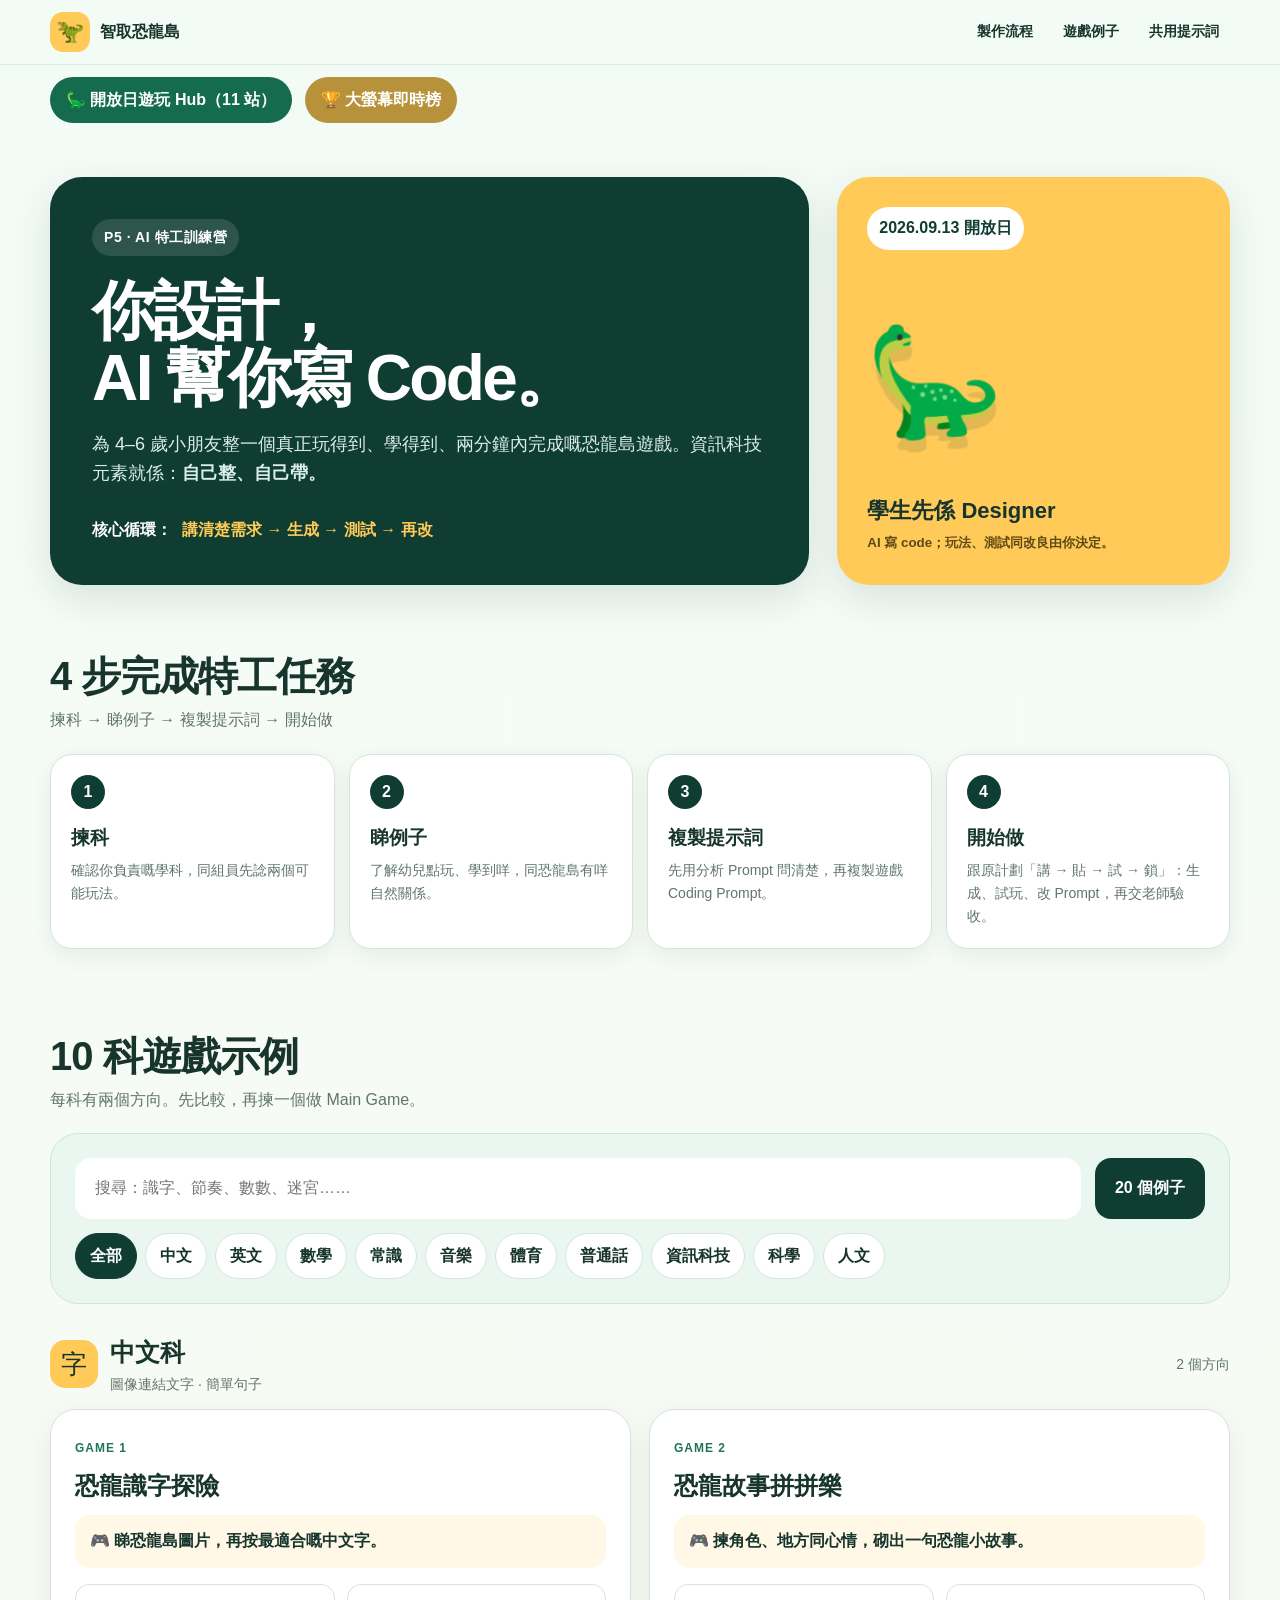
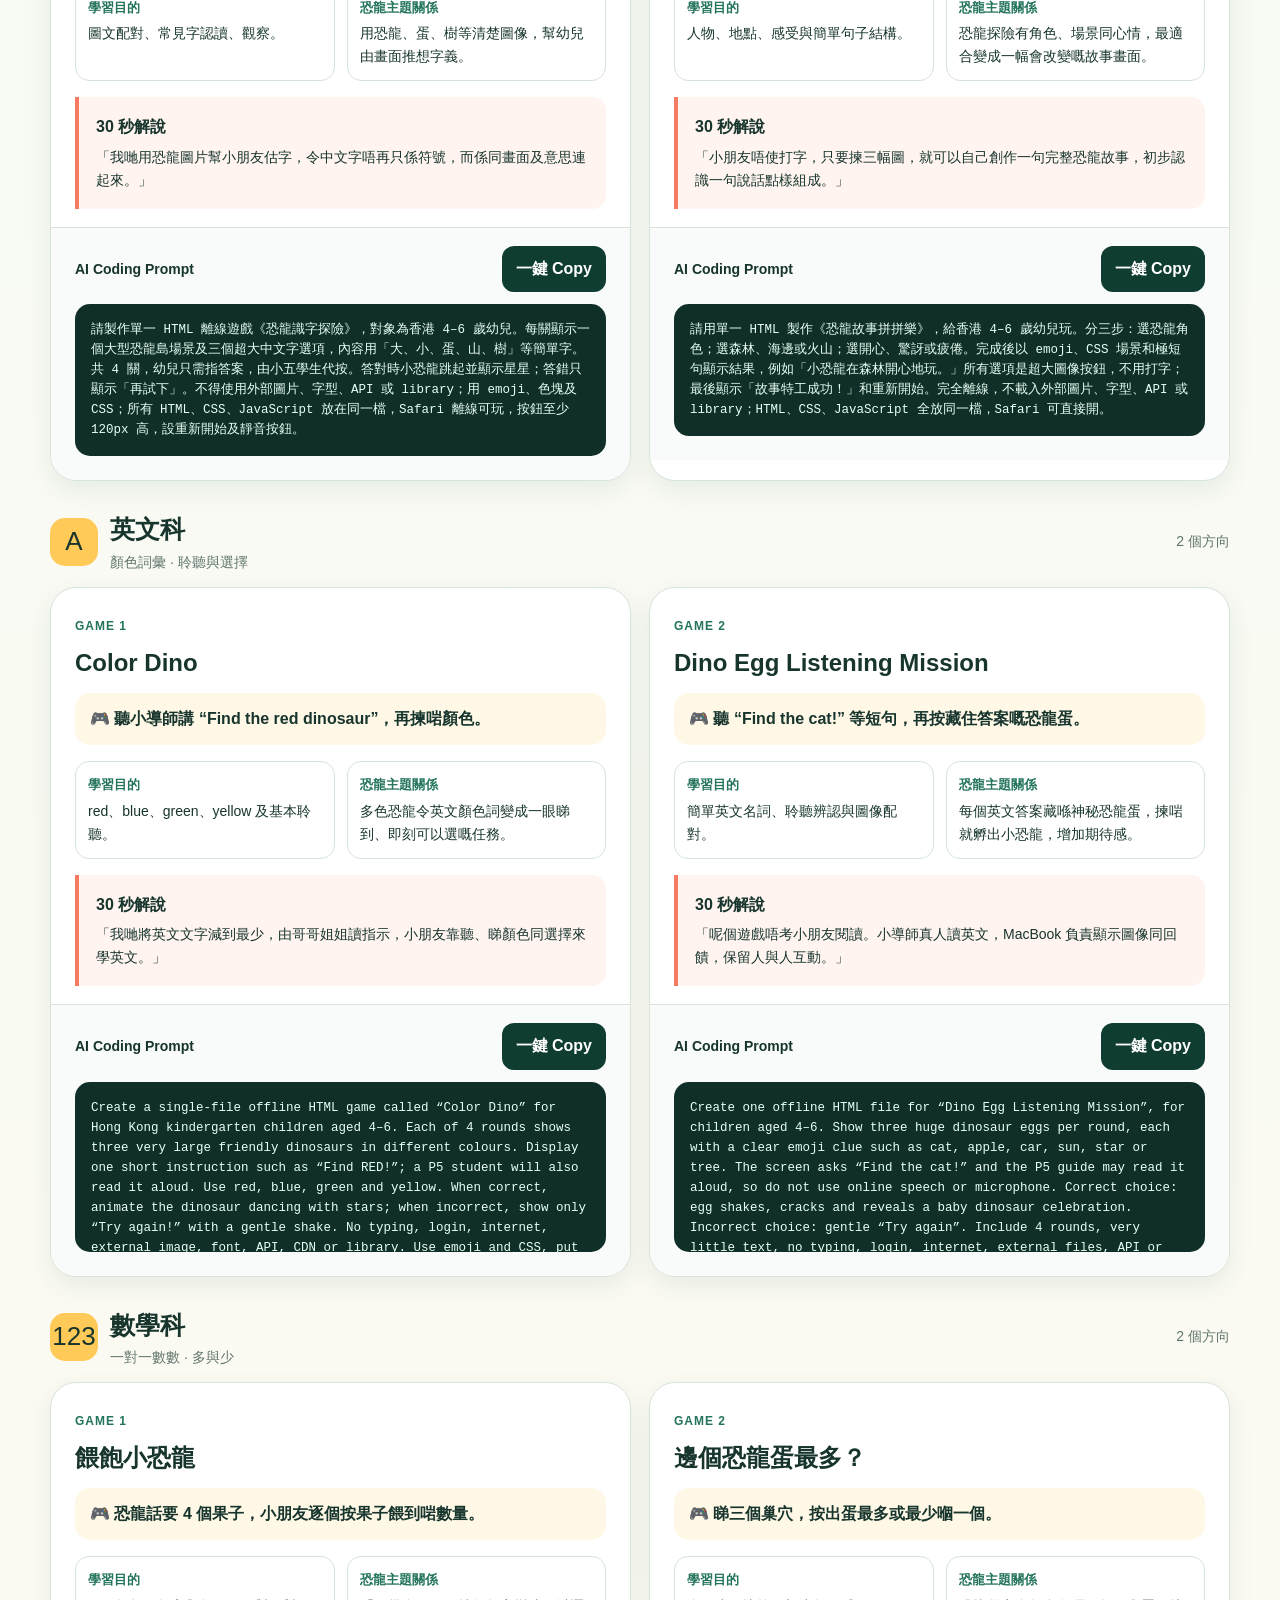
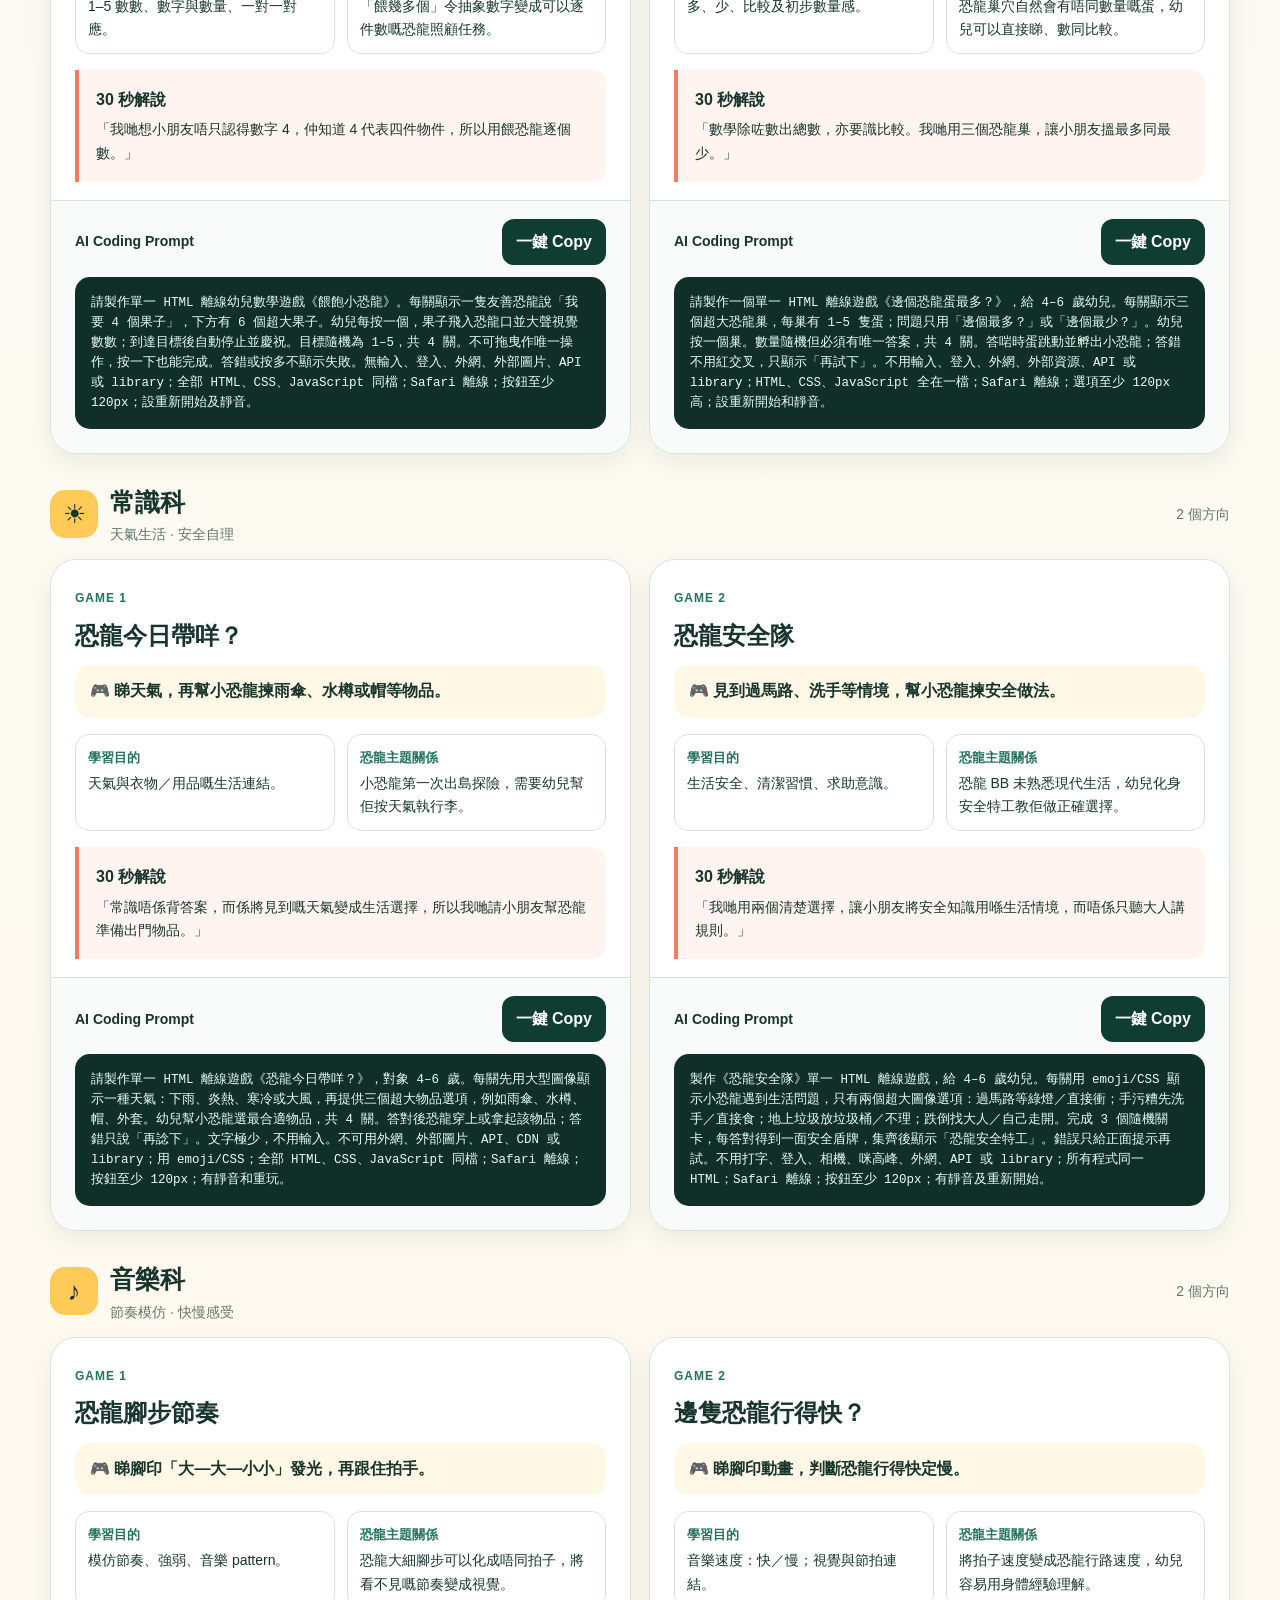
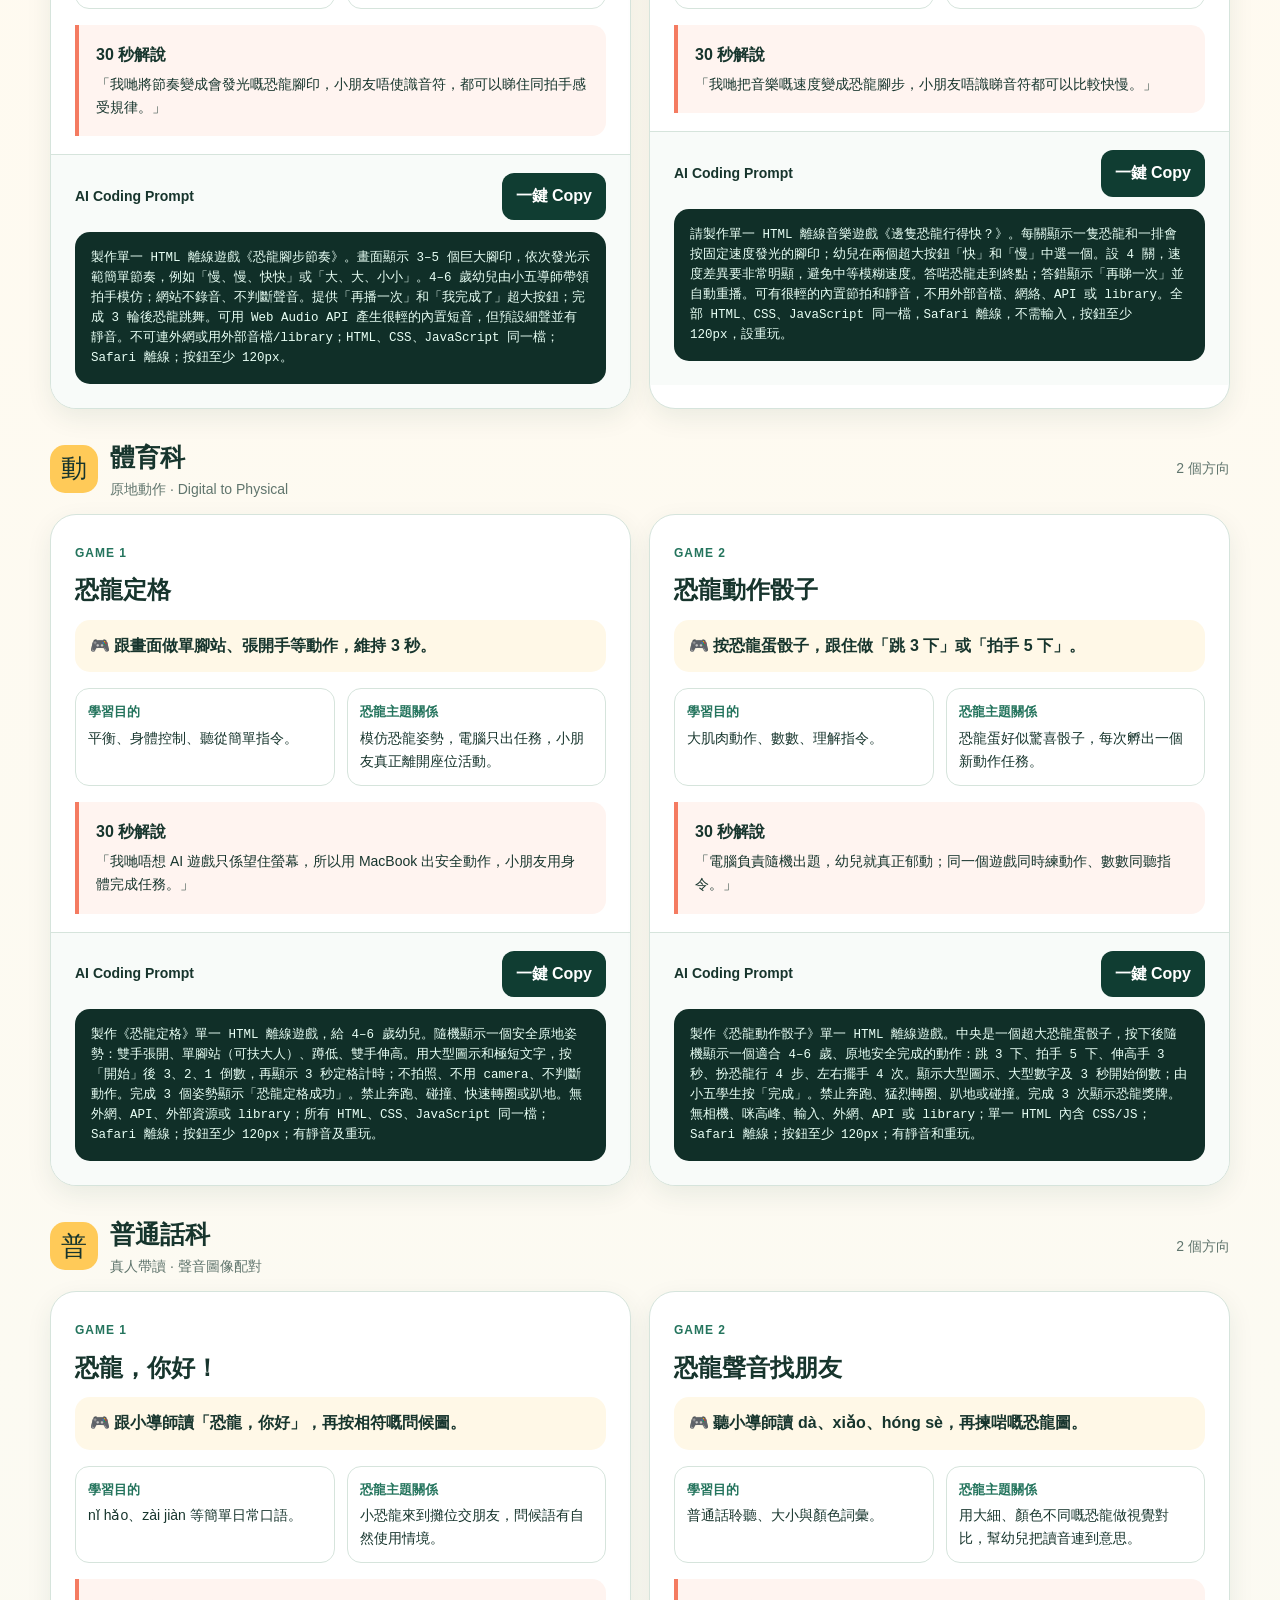
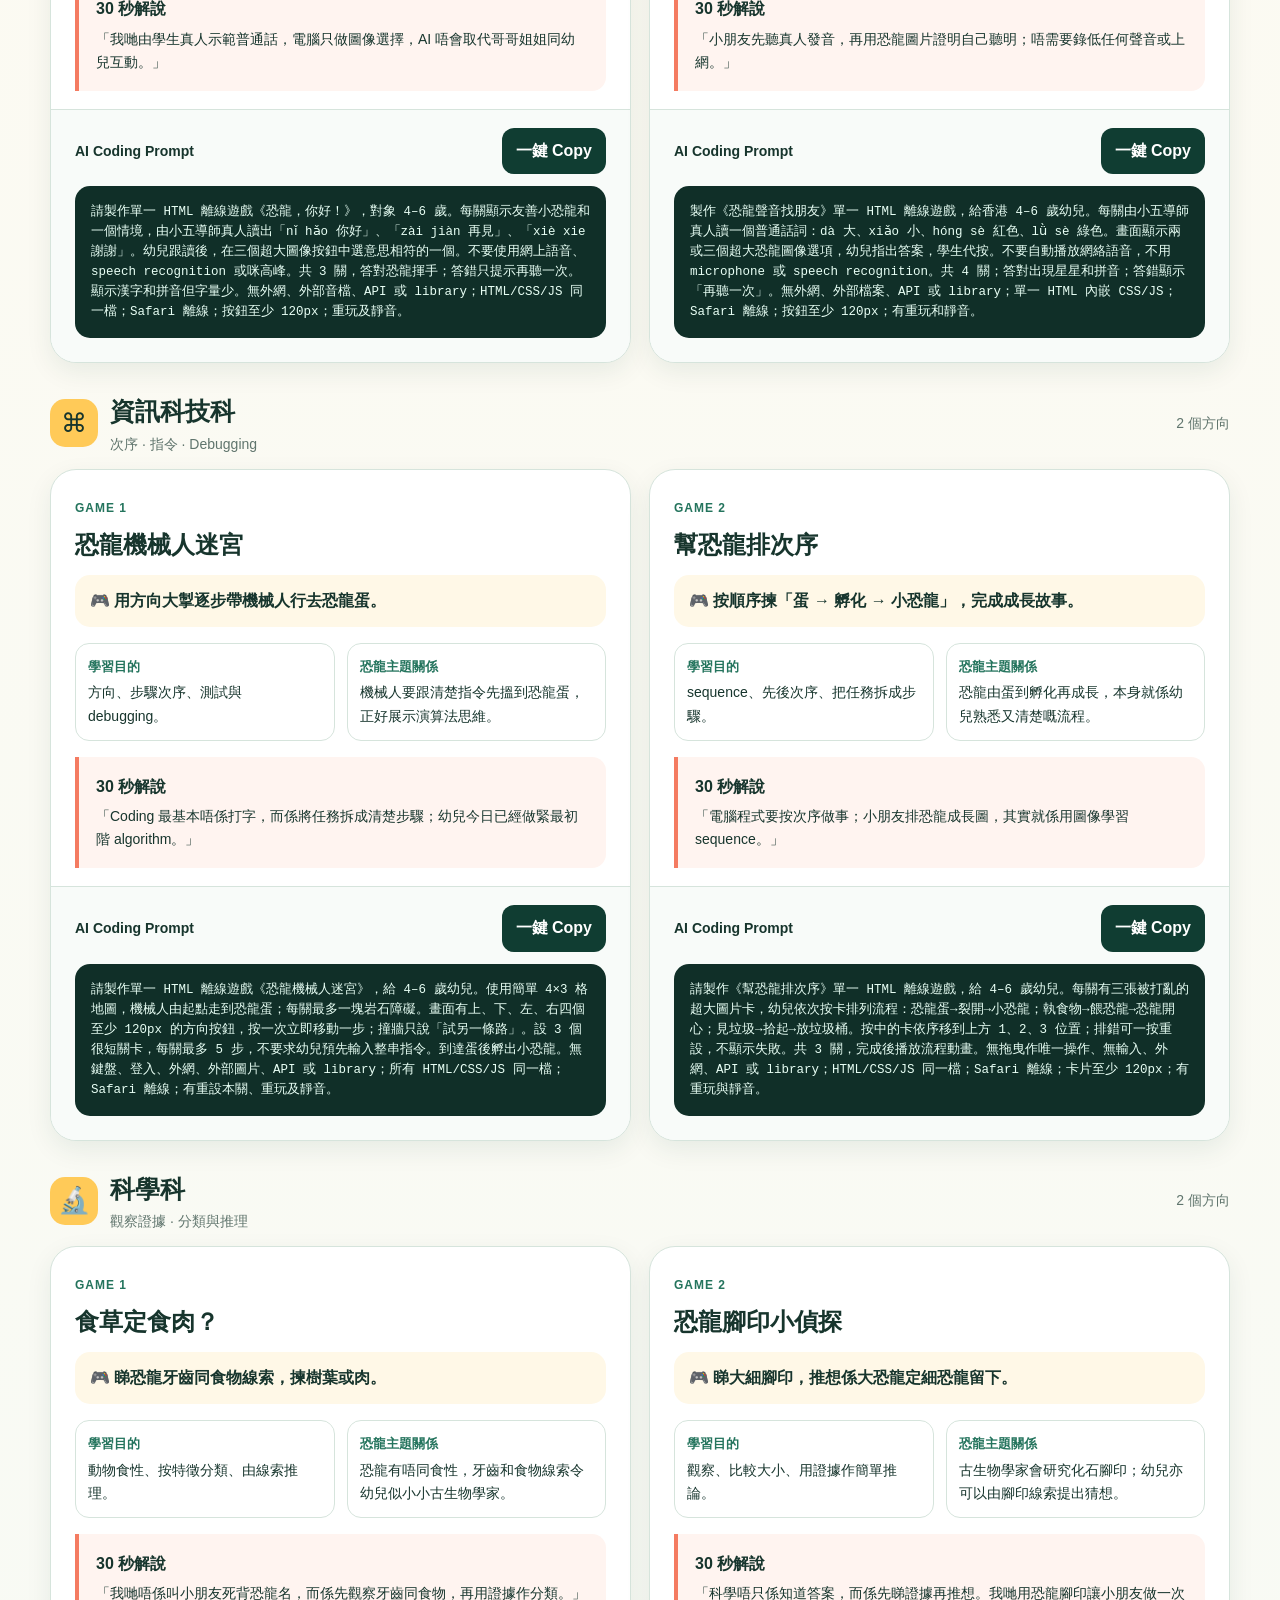
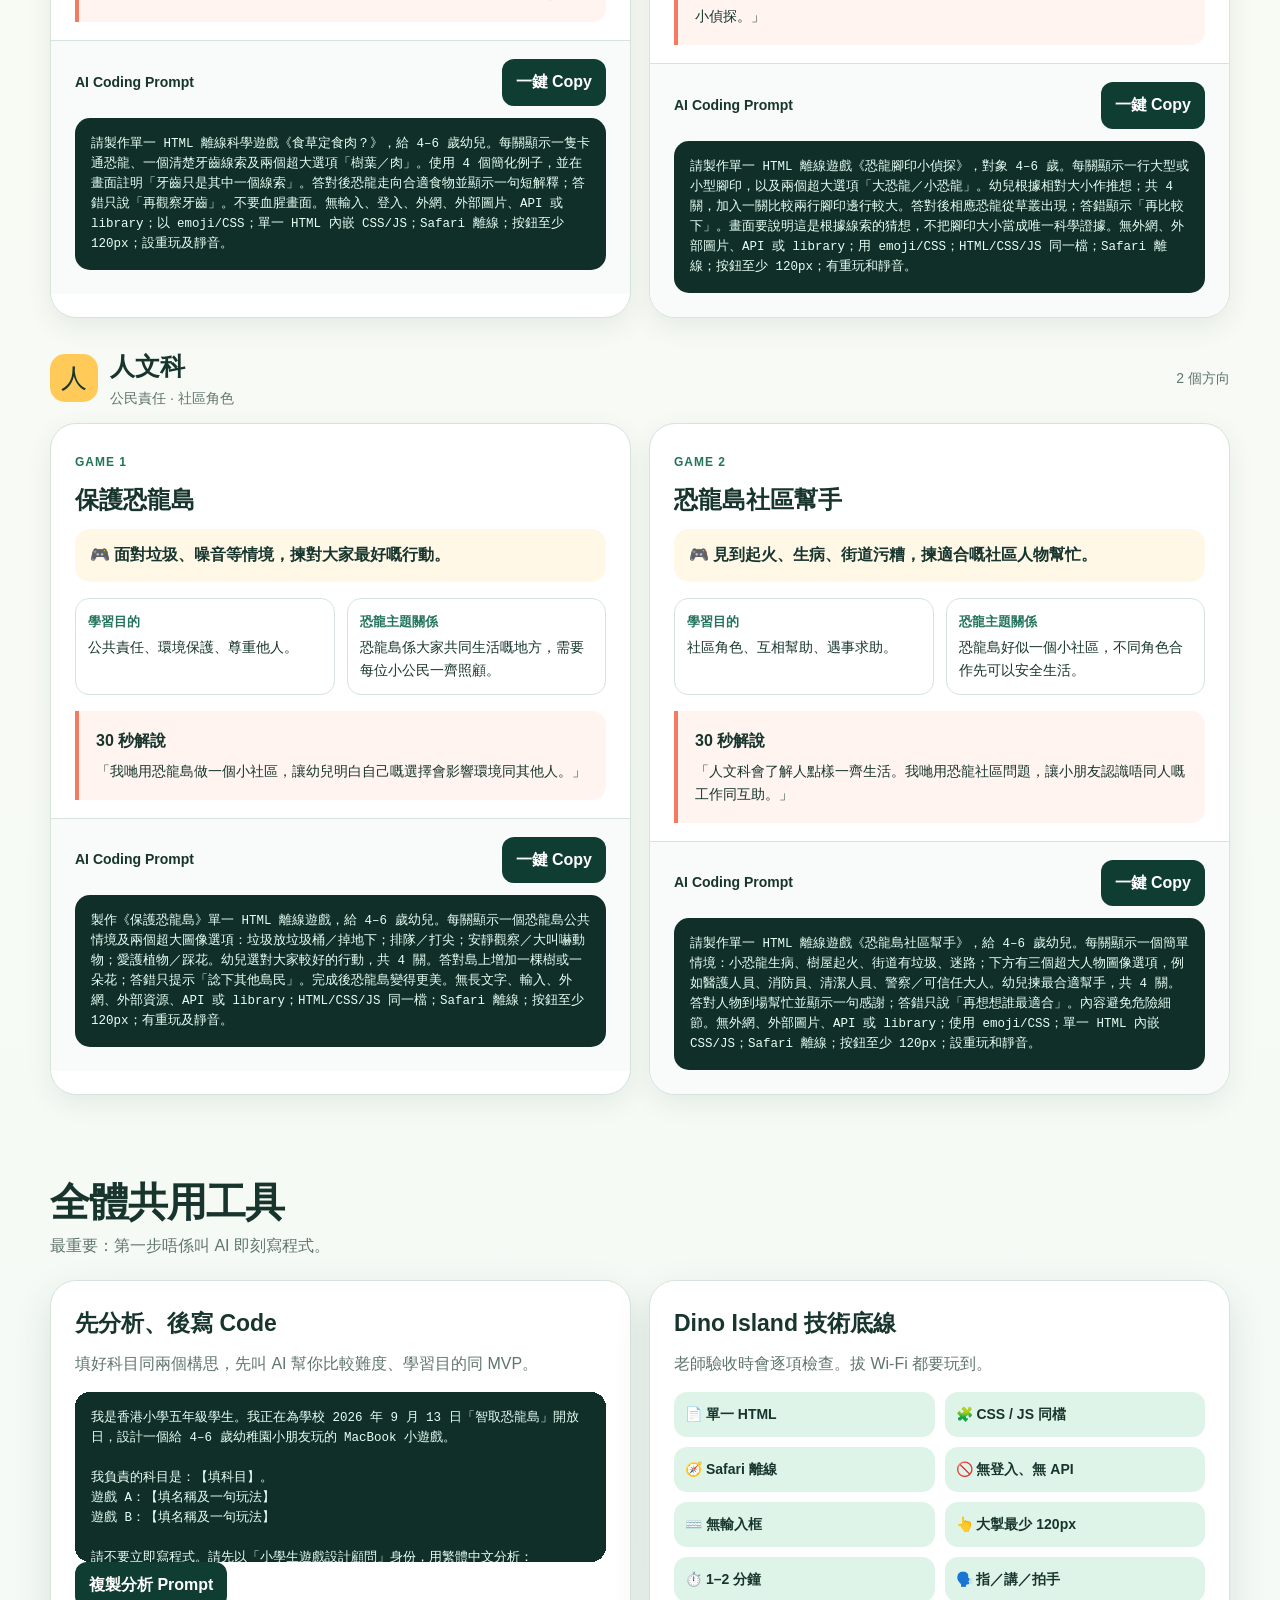
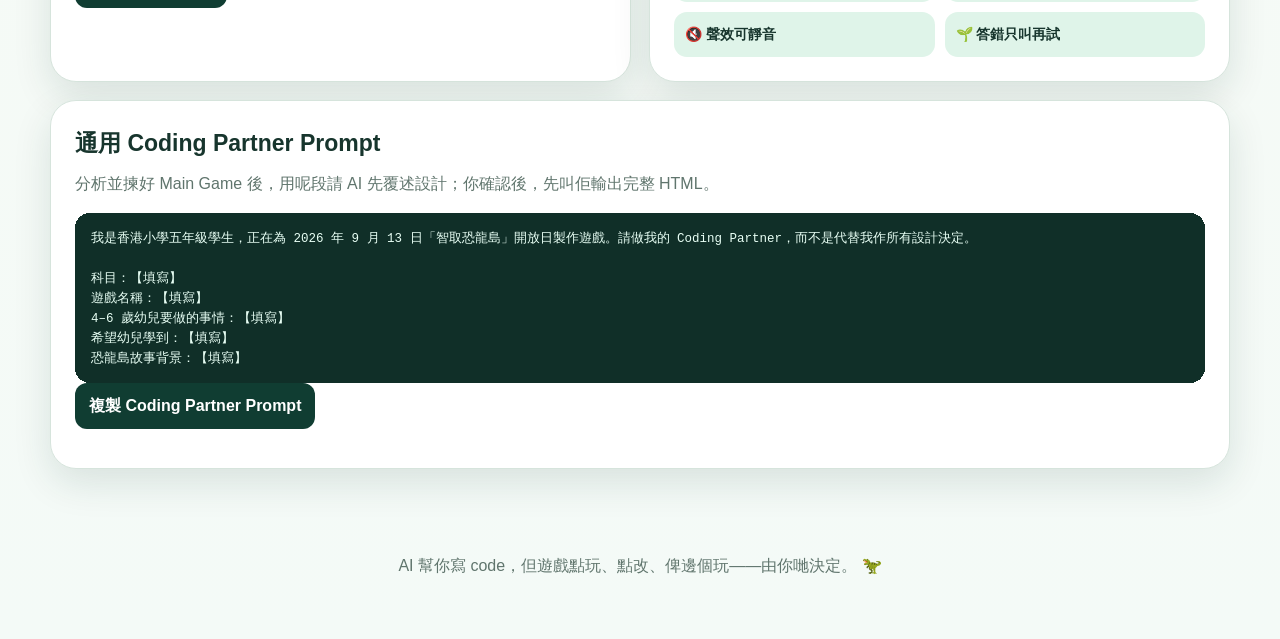
<file: index.html>
<!doctype html>
<html lang="zh-Hant">
<head>
  <meta charset="utf-8">
  <meta name="viewport" content="width=device-width,initial-scale=1">
  <meta name="theme-color" content="#103d32">
  <title>智取恐龍島｜學生 AI 遊戲設計指南</title>
  <style>
    :root{--ink:#17352d;--muted:#60756d;--forest:#103d32;--leaf:#24745d;--mint:#dff4e9;--sand:#fff8e7;--sun:#ffca58;--coral:#f47b61;--line:#d6e4dc;--white:#fff;--shadow:0 14px 38px rgba(16,61,50,.12);--r:22px}
    *{box-sizing:border-box}html{scroll-behavior:smooth}body{margin:0;background:linear-gradient(180deg,#f3fbf6 0,#fffaf0 45%,#f4faf7 100%);color:var(--ink);font-family:-apple-system,BlinkMacSystemFont,"PingFang TC","Noto Sans TC","Microsoft JhengHei",sans-serif;line-height:1.65}button,input{font:inherit}button{cursor:pointer}.wrap{width:min(1180px,calc(100% - 36px));margin:auto}
    .topbar{position:sticky;top:0;z-index:20;background:rgba(243,251,246,.9);backdrop-filter:blur(14px);border-bottom:1px solid rgba(16,61,50,.09)}.topbar .wrap{display:flex;align-items:center;justify-content:space-between;gap:18px;min-height:64px}.brand{display:flex;align-items:center;gap:10px;font-weight:900}.brand-mark{display:grid;place-items:center;width:40px;height:40px;border-radius:13px;background:var(--sun);font-size:23px}.mini-nav{display:flex;gap:8px}.mini-nav a{color:var(--ink);text-decoration:none;padding:8px 11px;border-radius:99px;font-size:14px;font-weight:700}.mini-nav a:hover{background:var(--mint)}
    .hero{padding:54px 0 26px}.hero-grid{display:grid;grid-template-columns:1.45fr .75fr;gap:28px;align-items:stretch}.hero-main{position:relative;overflow:hidden;background:var(--forest);color:white;border-radius:32px;padding:42px;box-shadow:var(--shadow)}.eyebrow{display:inline-flex;gap:8px;align-items:center;padding:7px 12px;border-radius:99px;background:rgba(255,255,255,.12);font-size:14px;font-weight:800;letter-spacing:.04em}.hero h1{font-size:clamp(34px,6vw,64px);line-height:1.04;margin:22px 0 18px;letter-spacing:-.04em}.hero p{font-size:18px;max-width:700px;color:#d9eee6;margin:0}.hero-note{display:flex;gap:10px;align-items:center;margin-top:28px;color:white;font-weight:800}.hero-note b{color:var(--sun)}.hero-art{background:var(--sun);border-radius:32px;padding:30px;display:flex;flex-direction:column;justify-content:space-between;box-shadow:var(--shadow);min-height:300px}.hero-art .dino{font-size:108px;line-height:1;filter:drop-shadow(0 12px 0 rgba(16,61,50,.12));transform:rotate(-5deg)}.hero-art strong{font-size:22px}.hero-art small{font-weight:700;color:#5f4a16}.date-pill{align-self:flex-start;background:white;border-radius:99px;padding:8px 12px;font-weight:900;color:var(--forest)}
    .section{padding:42px 0}.section-head{display:flex;align-items:end;justify-content:space-between;gap:18px;margin-bottom:20px}.section h2{font-size:clamp(27px,4vw,40px);line-height:1.15;margin:0;letter-spacing:-.025em}.section-lead{margin:8px 0 0;color:var(--muted)}
    .flow{display:grid;grid-template-columns:repeat(4,1fr);gap:14px}.step{background:white;border:1px solid var(--line);border-radius:var(--r);padding:20px;box-shadow:0 7px 22px rgba(16,61,50,.07)}.step-num{display:inline-grid;place-items:center;width:34px;height:34px;border-radius:50%;background:var(--forest);color:white;font-weight:900}.step h3{margin:14px 0 5px}.step p{margin:0;color:var(--muted);font-size:14px}
    .toolbox{background:#eaf7f0;border:1px solid #cde6d8;border-radius:28px;padding:24px}.filters{display:grid;grid-template-columns:1fr auto;gap:14px}.search{width:100%;border:2px solid transparent;background:white;border-radius:16px;padding:15px 18px;color:var(--ink);outline:none}.search:focus{border-color:var(--leaf)}.filter-row{display:flex;gap:8px;flex-wrap:wrap;margin-top:14px}.filter{border:1px solid var(--line);background:white;color:var(--ink);border-radius:99px;padding:9px 14px;font-weight:800}.filter.active{background:var(--forest);border-color:var(--forest);color:white}.count{display:grid;place-items:center;min-width:110px;border-radius:16px;background:var(--forest);color:white;font-weight:900}
    .subject{margin-top:28px;scroll-margin-top:92px}.subject-head{display:flex;align-items:center;justify-content:space-between;margin-bottom:13px}.subject-title{display:flex;align-items:center;gap:12px}.subject-icon{width:48px;height:48px;display:grid;place-items:center;border-radius:15px;background:var(--sun);font-size:26px}.subject h3{font-size:25px;margin:0}.subject-tag{color:var(--muted);font-size:14px}.game-grid{display:grid;grid-template-columns:repeat(2,minmax(0,1fr));gap:18px}.game-card{background:white;border:1px solid var(--line);border-radius:26px;overflow:hidden;box-shadow:0 9px 26px rgba(16,61,50,.08)}.game-top{padding:24px 24px 16px}.game-no{font-size:12px;font-weight:900;color:var(--leaf);letter-spacing:.08em}.game-card h4{font-size:24px;margin:5px 0 10px}.playline{padding:13px 15px;background:var(--sand);border-radius:15px;font-weight:750}.detail-grid{display:grid;grid-template-columns:1fr 1fr;gap:12px;margin-top:16px}.detail{padding:12px;border:1px solid var(--line);border-radius:14px}.detail b{display:block;font-size:13px;color:var(--leaf);margin-bottom:4px}.detail p{margin:0;font-size:14px}.pitch{margin:0 24px 18px;padding:17px;border-left:4px solid var(--coral);background:#fff4f0;border-radius:0 14px 14px 0}.pitch b{display:block;margin-bottom:5px}.pitch p{margin:0;font-size:14px}.prompt-wrap{border-top:1px solid var(--line);background:#f8fbf9;padding:18px 24px 24px}.prompt-head{display:flex;align-items:center;justify-content:space-between;gap:12px}.prompt-head b{font-size:14px}.copy{border:0;background:var(--forest);color:white;border-radius:12px;padding:10px 14px;font-weight:900}.copy:hover{background:var(--leaf)}.prompt{white-space:pre-wrap;margin:12px 0 0;max-height:170px;overflow:auto;background:#102f28;color:#e8fff5;border-radius:15px;padding:16px;font-family:ui-monospace,SFMono-Regular,Menlo,monospace;font-size:12.5px;line-height:1.6}
    .shared{display:grid;grid-template-columns:1fr 1fr;gap:18px}.shared-card{background:white;border:1px solid var(--line);border-radius:26px;padding:24px;box-shadow:var(--shadow)}.shared-card.wide{grid-column:1/-1}.shared-card h3{font-size:23px;margin:0 0 8px}.shared-card>p{color:var(--muted);margin:0 0 15px}.specs{display:grid;grid-template-columns:repeat(2,1fr);gap:10px}.spec{background:var(--mint);border-radius:13px;padding:11px;font-size:14px;font-weight:750}.footer{padding:42px 0 60px;text-align:center;color:var(--muted)}.empty{display:none;text-align:center;padding:45px;background:white;border-radius:22px;margin-top:22px}.toast{position:fixed;right:20px;bottom:20px;background:var(--forest);color:white;padding:13px 18px;border-radius:14px;font-weight:900;box-shadow:var(--shadow);transform:translateY(90px);opacity:0;transition:.25s;z-index:50}.toast.show{transform:none;opacity:1}.skip{position:absolute;left:-999px}.skip:focus{left:10px;top:10px;background:white;padding:10px;z-index:99}
    @media(max-width:820px){.mini-nav{display:none}.hero-grid,.shared{grid-template-columns:1fr}.hero-art{min-height:230px}.flow{grid-template-columns:repeat(2,1fr)}.game-grid{grid-template-columns:1fr}.filters{grid-template-columns:1fr}.count{min-height:48px}.hero-main{padding:30px}.detail-grid{grid-template-columns:1fr}}
    @media(max-width:500px){.wrap{width:min(100% - 22px,1180px)}.hero{padding-top:24px}.flow{grid-template-columns:1fr}.hero-art{display:none}.specs{grid-template-columns:1fr}.game-top,.prompt-wrap{padding-left:18px;padding-right:18px}.pitch{margin-left:18px;margin-right:18px}}
    @media print{.topbar,.filters,.copy,.toast{display:none!important}.hero{padding-top:10px}.hero-main{background:white;color:var(--ink);box-shadow:none;border:2px solid var(--forest)}.hero p{color:var(--ink)}.game-card,.shared-card{break-inside:avoid;box-shadow:none}.prompt{max-height:none;color:#111;background:#f3f3f3}}
  </style>
</head>
<body>
  <a class="skip" href="#subjects">跳到科目</a>
  <header class="topbar"><div class="wrap"><div class="brand"><span class="brand-mark">🦖</span><span>智取恐龍島</span></div><nav class="mini-nav" aria-label="頁面導覽"><a href="#flow">製作流程</a><a href="#subjects">遊戲例子</a><a href="#prompts">共用提示詞</a></nav></div></header>
  <main>
  <div class="wrap" style="padding:12px 0 0"><a href="hub/" style="display:inline-flex;align-items:center;gap:8px;background:#146b4d;color:#fff;text-decoration:none;font-weight:900;padding:10px 16px;border-radius:99px">🦕 開放日遊玩 Hub（11 站）</a> <a href="board/" style="display:inline-flex;align-items:center;gap:8px;background:#b8923a;color:#fff;text-decoration:none;font-weight:900;padding:10px 16px;border-radius:99px;margin-left:8px">🏆 大螢幕即時榜</a></div>

    <section class="hero"><div class="wrap hero-grid"><div class="hero-main"><span class="eyebrow">P5 · AI 特工訓練營</span><h1>你設計，<br>AI 幫你寫 Code。</h1><p>為 4–6 歲小朋友整一個真正玩得到、學得到、兩分鐘內完成嘅恐龍島遊戲。資訊科技元素就係：<strong>自己整、自己帶。</strong></p><div class="hero-note">核心循環：<b>講清楚需求 → 生成 → 測試 → 再改</b></div></div><aside class="hero-art"><span class="date-pill">2026.09.13 開放日</span><div class="dino" aria-hidden="true">🦕</div><div><strong>學生先係 Designer</strong><br><small>AI 寫 code；玩法、測試同改良由你決定。</small></div></aside></div></section>
    <section class="section" id="flow"><div class="wrap"><div class="section-head"><div><h2>4 步完成特工任務</h2><p class="section-lead">揀科 → 睇例子 → 複製提示詞 → 開始做</p></div></div><div class="flow"><article class="step"><span class="step-num">1</span><h3>揀科</h3><p>確認你負責嘅學科，同組員先諗兩個可能玩法。</p></article><article class="step"><span class="step-num">2</span><h3>睇例子</h3><p>了解幼兒點玩、學到咩，同恐龍島有咩自然關係。</p></article><article class="step"><span class="step-num">3</span><h3>複製提示詞</h3><p>先用分析 Prompt 問清楚，再複製遊戲 Coding Prompt。</p></article><article class="step"><span class="step-num">4</span><h3>開始做</h3><p>跟原計劃「講 → 貼 → 試 → 鎖」：生成、試玩、改 Prompt，再交老師驗收。</p></article></div></div></section>
    <section class="section" id="subjects"><div class="wrap"><div class="section-head"><div><h2>10 科遊戲示例</h2><p class="section-lead">每科有兩個方向。先比較，再揀一個做 Main Game。</p></div></div><div class="toolbox"><div class="filters"><label><span class="skip">搜尋遊戲</span><input id="search" class="search" type="search" placeholder="搜尋：識字、節奏、數數、迷宮……"></label><div class="count" id="count">2 個例子</div></div><div class="filter-row" id="filters"><button class="filter active" data-subject="all">全部</button><button class="filter" data-subject="中文">中文</button><button class="filter" data-subject="英文">英文</button><button class="filter" data-subject="數學">數學</button><button class="filter" data-subject="常識">常識</button><button class="filter" data-subject="音樂">音樂</button><button class="filter" data-subject="體育">體育</button><button class="filter" data-subject="普通話">普通話</button><button class="filter" data-subject="資訊科技">資訊科技</button><button class="filter" data-subject="科學">科學</button><button class="filter" data-subject="人文">人文</button></div></div><div id="subjectList"></div><div class="empty" id="empty">搵唔到相符遊戲，試下另一個關鍵字。</div></div></section>
    <section class="section" id="prompts"><div class="wrap"><div class="section-head"><div><h2>全體共用工具</h2><p class="section-lead">最重要：第一步唔係叫 AI 即刻寫程式。</p></div></div><div class="shared"><article class="shared-card"><h3>先分析、後寫 Code</h3><p>填好科目同兩個構思，先叫 AI 幫你比較難度、學習目的同 MVP。</p><div class="prompt" id="analysisPrompt">我是香港小學五年級學生。我正在為學校 2026 年 9 月 13 日「智取恐龍島」開放日，設計一個給 4–6 歲幼稚園小朋友玩的 MacBook 小遊戲。

我負責的科目是：【填科目】。
遊戲 A：【填名稱及一句玩法】
遊戲 B：【填名稱及一句玩法】

請不要立即寫程式。請先以「小學生遊戲設計顧問」身份，用繁體中文分析：
1. 每個遊戲想讓幼兒學到甚麼？
2. 幼兒能否在 10 秒內明白玩法？
3. 與恐龍島主題的關係是否自然？
4. 哪些地方可能太難或不安全？
5. 如何縮短至 1–2 分鐘，只用指、按、拖、講或拍手？
6. 可以加入甚麼正面動畫回饋？
7. 比較 A 和 B，建議先做哪個，並說明原因。
8. 為建議方案列出第一版 MVP 功能清單。

請先等我確認，再討論 Coding Prompt。</div><p><button class="copy" data-copy="analysisPrompt">複製分析 Prompt</button></p></article><article class="shared-card"><h3>Dino Island 技術底線</h3><p>老師驗收時會逐項檢查。拔 Wi‑Fi 都要玩到。</p><div class="specs"><div class="spec">📄 單一 HTML</div><div class="spec">🧩 CSS / JS 同檔</div><div class="spec">🧭 Safari 離線</div><div class="spec">🚫 無登入、無 API</div><div class="spec">⌨️ 無輸入框</div><div class="spec">👆 大掣最少 120px</div><div class="spec">⏱️ 1–2 分鐘</div><div class="spec">🗣️ 指／講／拍手</div><div class="spec">🔇 聲效可靜音</div><div class="spec">🌱 答錯只叫再試</div></div></article><article class="shared-card wide"><h3>通用 Coding Partner Prompt</h3><p>分析並揀好 Main Game 後，用呢段請 AI 先覆述設計；你確認後，先叫佢輸出完整 HTML。</p><div class="prompt" id="partnerPrompt">我是香港小學五年級學生，正在為 2026 年 9 月 13 日「智取恐龍島」開放日製作遊戲。請做我的 Coding Partner，而不是代替我作所有設計決定。

科目：【填寫】
遊戲名稱：【填寫】
4–6 歲幼兒要做的事情：【填寫】
希望幼兒學到：【填寫】
恐龍島故事背景：【填寫】

技術要求：只製作一個 HTML；CSS 和 JavaScript 全部內嵌；Safari 離線可玩；不使用外網、CDN、API、外部圖片、字型或 library；無登入、無資料收集、無輸入框、無彈出視窗、無 camera、無 microphone；按鈕最少 120px 高；每頁少文字；可愛但不恐怖；1–2 分鐘完成；答錯只給正面提示再試；答對有明顯動畫；設靜音及重新開始；最後顯示「AI 特工成功！」。

現在先不要寫程式。第一個回覆只告訴我：
1. 你理解的玩法；
2. 準備製作哪三個畫面；
3. 玩家每一步做甚麼；
4. 哪些地方可能對幼兒太難；
5. 你建議如何簡化。

等我確認後，我才會叫你輸出完整 HTML。</div><p><button class="copy" data-copy="partnerPrompt">複製 Coding Partner Prompt</button></p></article></div></div></section>
  </main>
  <footer class="footer"><div class="wrap">AI 幫你寫 code，但遊戲點玩、點改、俾邊個玩——由你哋決定。 🦖</div></footer><div class="toast" id="toast" role="status" aria-live="polite">已複製提示詞！</div>
  <script>
    const subjects=[
      {name:'中文',icon:'字',tag:'圖像連結文字 · 簡單句子',games:[
        {title:'恐龍識字探險',play:'睇恐龍島圖片，再按最適合嘅中文字。',learn:'圖文配對、常見字認讀、觀察。',why:'用恐龍、蛋、樹等清楚圖像，幫幼兒由畫面推想字義。',pitch:'我哋用恐龍圖片幫小朋友估字，令中文字唔再只係符號，而係同畫面及意思連起來。',prompt:'請製作單一 HTML 離線遊戲《恐龍識字探險》，對象為香港 4–6 歲幼兒。每關顯示一個大型恐龍島場景及三個超大中文字選項，內容用「大、小、蛋、山、樹」等簡單字。共 4 關，幼兒只需指答案，由小五學生代按。答對時小恐龍跳起並顯示星星；答錯只顯示「再試下」。不得使用外部圖片、字型、API 或 library；用 emoji、色塊及 CSS；所有 HTML、CSS、JavaScript 放在同一檔，Safari 離線可玩，按鈕至少 120px 高，設重新開始及靜音按鈕。'},
        {title:'恐龍故事拼拼樂',play:'揀角色、地方同心情，砌出一句恐龍小故事。',learn:'人物、地點、感受與簡單句子結構。',why:'恐龍探險有角色、場景同心情，最適合變成一幅會改變嘅故事畫面。',pitch:'小朋友唔使打字，只要揀三幅圖，就可以自己創作一句完整恐龍故事，初步認識一句說話點樣組成。',prompt:'請用單一 HTML 製作《恐龍故事拼拼樂》，給香港 4–6 歲幼兒玩。分三步：選恐龍角色；選森林、海邊或火山；選開心、驚訝或疲倦。完成後以 emoji、CSS 場景和極短句顯示結果，例如「小恐龍在森林開心地玩。」所有選項是超大圖像按鈕，不用打字；最後顯示「故事特工成功！」和重新開始。完全離線，不載入外部圖片、字型、API 或 library；HTML、CSS、JavaScript 全放同一檔，Safari 可直接開。'}]},
      {name:'英文',icon:'A',tag:'顏色詞彙 · 聆聽與選擇',games:[
        {title:'Color Dino',play:'聽小導師講 “Find the red dinosaur”，再揀啱顏色。',learn:'red、blue、green、yellow 及基本聆聽。',why:'多色恐龍令英文顏色詞變成一眼睇到、即刻可以選嘅任務。',pitch:'我哋將英文文字減到最少，由哥哥姐姐讀指示，小朋友靠聽、睇顏色同選擇來學英文。',prompt:'Create a single-file offline HTML game called “Color Dino” for Hong Kong kindergarten children aged 4–6. Each of 4 rounds shows three very large friendly dinosaurs in different colours. Display one short instruction such as “Find RED!”; a P5 student will also read it aloud. Use red, blue, green and yellow. When correct, animate the dinosaur dancing with stars; when incorrect, show only “Try again!” with a gentle shake. No typing, login, internet, external image, font, API, CDN or library. Use emoji and CSS, put all HTML, CSS and JavaScript in one file, work offline in Safari, make each choice at least 120px high, and include mute and restart buttons.'},
        {title:'Dino Egg Listening Mission',play:'聽 “Find the cat!” 等短句，再按藏住答案嘅恐龍蛋。',learn:'簡單英文名詞、聆聽辨認與圖像配對。',why:'每個英文答案藏喺神秘恐龍蛋，揀啱就孵出小恐龍，增加期待感。',pitch:'呢個遊戲唔考小朋友閱讀。小導師真人讀英文，MacBook 負責顯示圖像同回饋，保留人與人互動。',prompt:'Create one offline HTML file for “Dino Egg Listening Mission”, for children aged 4–6. Show three huge dinosaur eggs per round, each with a clear emoji clue such as cat, apple, car, sun, star or tree. The screen asks “Find the cat!” and the P5 guide may read it aloud, so do not use online speech or microphone. Correct choice: egg shakes, cracks and reveals a baby dinosaur celebration. Incorrect choice: gentle “Try again”. Include 4 rounds, very little text, no typing, login, internet, external files, API or library. Put HTML, CSS and JavaScript in one file, Safari offline compatible, choices at least 120px high, with mute and restart.'}]},
      {name:'數學',icon:'123',tag:'一對一數數 · 多與少',games:[
        {title:'餵飽小恐龍',play:'恐龍話要 4 個果子，小朋友逐個按果子餵到啱數量。',learn:'1–5 數數、數字與數量、一對一對應。',why:'「餵幾多個」令抽象數字變成可以逐件數嘅恐龍照顧任務。',pitch:'我哋想小朋友唔只認得數字 4，仲知道 4 代表四件物件，所以用餵恐龍逐個數。',prompt:'請製作單一 HTML 離線幼兒數學遊戲《餵飽小恐龍》。每關顯示一隻友善恐龍說「我要 4 個果子」，下方有 6 個超大果子。幼兒每按一個，果子飛入恐龍口並大聲視覺數數；到達目標後自動停止並慶祝。目標隨機為 1–5，共 4 關。不可拖曳作唯一操作，按一下也能完成。答錯或按多不顯示失敗。無輸入、登入、外網、外部圖片、API 或 library；全部 HTML、CSS、JavaScript 同檔；Safari 離線；按鈕至少 120px；設重新開始及靜音。'},
        {title:'邊個恐龍蛋最多？',play:'睇三個巢穴，按出蛋最多或最少嗰一個。',learn:'多、少、比較及初步數量感。',why:'恐龍巢穴自然會有唔同數量嘅蛋，幼兒可以直接睇、數同比較。',pitch:'數學除咗數出總數，亦要識比較。我哋用三個恐龍巢，讓小朋友搵最多同最少。',prompt:'請製作一個單一 HTML 離線遊戲《邊個恐龍蛋最多？》，給 4–6 歲幼兒。每關顯示三個超大恐龍巢，每巢有 1–5 隻蛋；問題只用「邊個最多？」或「邊個最少？」。幼兒按一個巢。數量隨機但必須有唯一答案，共 4 關。答啱時蛋跳動並孵出小恐龍；答錯不用紅交叉，只顯示「再試下」。不用輸入、登入、外網、外部資源、API 或 library；HTML、CSS、JavaScript 全在一檔；Safari 離線；選項至少 120px 高；設重新開始和靜音。'}]},
      {name:'常識',icon:'☀',tag:'天氣生活 · 安全自理',games:[
        {title:'恐龍今日帶咩？',play:'睇天氣，再幫小恐龍揀雨傘、水樽或帽等物品。',learn:'天氣與衣物／用品嘅生活連結。',why:'小恐龍第一次出島探險，需要幼兒幫佢按天氣執行李。',pitch:'常識唔係背答案，而係將見到嘅天氣變成生活選擇，所以我哋請小朋友幫恐龍準備出門物品。',prompt:'請製作單一 HTML 離線遊戲《恐龍今日帶咩？》，對象 4–6 歲。每關先用大型圖像顯示一種天氣：下雨、炎熱、寒冷或大風，再提供三個超大物品選項，例如雨傘、水樽、帽、外套。幼兒幫小恐龍選最合適物品，共 4 關。答對後恐龍穿上或拿起該物品；答錯只說「再諗下」。文字極少，不用輸入。不可用外網、外部圖片、API、CDN 或 library；用 emoji/CSS；全部 HTML、CSS、JavaScript 同檔；Safari 離線；按鈕至少 120px；有靜音和重玩。'},
        {title:'恐龍安全隊',play:'見到過馬路、洗手等情境，幫小恐龍揀安全做法。',learn:'生活安全、清潔習慣、求助意識。',why:'恐龍 BB 未熟悉現代生活，幼兒化身安全特工教佢做正確選擇。',pitch:'我哋用兩個清楚選擇，讓小朋友將安全知識用喺生活情境，而唔係只聽大人講規則。',prompt:'製作《恐龍安全隊》單一 HTML 離線遊戲，給 4–6 歲幼兒。每關用 emoji/CSS 顯示小恐龍遇到生活問題，只有兩個超大圖像選項：過馬路等綠燈／直接衝；手污糟先洗手／直接食；地上垃圾放垃圾桶／不理；跌倒找大人／自己走開。完成 3 個隨機關卡，每答對得到一面安全盾牌，集齊後顯示「恐龍安全特工」。錯誤只給正面提示再試。不用打字、登入、相機、咪高峰、外網、API 或 library；所有程式同一 HTML；Safari 離線；按鈕至少 120px；有靜音及重新開始。'}]},
      {name:'音樂',icon:'♪',tag:'節奏模仿 · 快慢感受',games:[
        {title:'恐龍腳步節奏',play:'睇腳印「大—大—小小」發光，再跟住拍手。',learn:'模仿節奏、強弱、音樂 pattern。',why:'恐龍大細腳步可以化成唔同拍子，將看不見嘅節奏變成視覺。',pitch:'我哋將節奏變成會發光嘅恐龍腳印，小朋友唔使識音符，都可以睇住同拍手感受規律。',prompt:'製作單一 HTML 離線遊戲《恐龍腳步節奏》。畫面顯示 3–5 個巨大腳印，依次發光示範簡單節奏，例如「慢、慢、快快」或「大、大、小小」。4–6 歲幼兒由小五導師帶領拍手模仿；網站不錄音、不判斷聲音。提供「再播一次」和「我完成了」超大按鈕；完成 3 輪後恐龍跳舞。可用 Web Audio API 產生很輕的內置短音，但預設細聲並有靜音。不可連外網或用外部音檔/library；HTML、CSS、JavaScript 同一檔；Safari 離線；按鈕至少 120px。'},
        {title:'邊隻恐龍行得快？',play:'睇腳印動畫，判斷恐龍行得快定慢。',learn:'音樂速度：快／慢；視覺與節拍連結。',why:'將拍子速度變成恐龍行路速度，幼兒容易用身體經驗理解。',pitch:'我哋把音樂嘅速度變成恐龍腳步，小朋友唔識睇音符都可以比較快慢。',prompt:'請製作單一 HTML 離線音樂遊戲《邊隻恐龍行得快？》。每關顯示一隻恐龍和一排會按固定速度發光的腳印；幼兒在兩個超大按鈕「快」和「慢」中選一個。設 4 關，速度差異要非常明顯，避免中等模糊速度。答啱恐龍走到終點；答錯顯示「再睇一次」並自動重播。可有很輕的內置節拍和靜音，不用外部音檔、網絡、API 或 library。全部 HTML、CSS、JavaScript 同一檔，Safari 離線，不需輸入，按鈕至少 120px，設重玩。'}]},
      {name:'體育',icon:'動',tag:'原地動作 · Digital to Physical',games:[
        {title:'恐龍定格',play:'跟畫面做單腳站、張開手等動作，維持 3 秒。',learn:'平衡、身體控制、聽從簡單指令。',why:'模仿恐龍姿勢，電腦只出任務，小朋友真正離開座位活動。',pitch:'我哋唔想 AI 遊戲只係望住螢幕，所以用 MacBook 出安全動作，小朋友用身體完成任務。',prompt:'製作《恐龍定格》單一 HTML 離線遊戲，給 4–6 歲幼兒。隨機顯示一個安全原地姿勢：雙手張開、單腳站（可扶大人）、蹲低、雙手伸高。用大型圖示和極短文字，按「開始」後 3、2、1 倒數，再顯示 3 秒定格計時；不拍照、不用 camera、不判斷動作。完成 3 個姿勢顯示「恐龍定格成功」。禁止奔跑、碰撞、快速轉圈或趴地。無外網、API、外部資源或 library；所有 HTML、CSS、JavaScript 同一檔；Safari 離線；按鈕至少 120px；有靜音及重玩。'},
        {title:'恐龍動作骰子',play:'按恐龍蛋骰子，跟住做「跳 3 下」或「拍手 5 下」。',learn:'大肌肉動作、數數、理解指令。',why:'恐龍蛋好似驚喜骰子，每次孵出一個新動作任務。',pitch:'電腦負責隨機出題，幼兒就真正郁動；同一個遊戲同時練動作、數數同聽指令。',prompt:'製作《恐龍動作骰子》單一 HTML 離線遊戲。中央是一個超大恐龍蛋骰子，按下後隨機顯示一個適合 4–6 歲、原地安全完成的動作：跳 3 下、拍手 5 下、伸高手 3 秒、扮恐龍行 4 步、左右擺手 4 次。顯示大型圖示、大型數字及 3 秒開始倒數；由小五學生按「完成」。禁止奔跑、猛烈轉圈、趴地或碰撞。完成 3 次顯示恐龍獎牌。無相機、咪高峰、輸入、外網、API 或 library；單一 HTML 內含 CSS/JS；Safari 離線；按鈕至少 120px；有靜音和重玩。'}]},
      {name:'普通話',icon:'普',tag:'真人帶讀 · 聲音圖像配對',games:[
        {title:'恐龍，你好！',play:'跟小導師讀「恐龍，你好」，再按相符嘅問候圖。',learn:'nǐ hǎo、zài jiàn 等簡單日常口語。',why:'小恐龍來到攤位交朋友，問候語有自然使用情境。',pitch:'我哋由學生真人示範普通話，電腦只做圖像選擇，AI 唔會取代哥哥姐姐同幼兒互動。',prompt:'請製作單一 HTML 離線遊戲《恐龍，你好！》，對象 4–6 歲。每關顯示友善小恐龍和一個情境，由小五導師真人讀出「nǐ hǎo 你好」、「zài jiàn 再見」、「xiè xie 謝謝」。幼兒跟讀後，在三個超大圖像按鈕中選意思相符的一個。不要使用網上語音、speech recognition 或咪高峰。共 3 關，答對恐龍揮手；答錯只提示再聽一次。顯示漢字和拼音但字量少。無外網、外部音檔、API 或 library；HTML/CSS/JS 同一檔；Safari 離線；按鈕至少 120px；重玩及靜音。'},
        {title:'恐龍聲音找朋友',play:'聽小導師讀 dà、xiǎo、hóng sè，再揀啱嘅恐龍圖。',learn:'普通話聆聽、大小與顏色詞彙。',why:'用大細、顏色不同嘅恐龍做視覺對比，幫幼兒把讀音連到意思。',pitch:'小朋友先聽真人發音，再用恐龍圖片證明自己聽明；唔需要錄低任何聲音或上網。',prompt:'製作《恐龍聲音找朋友》單一 HTML 離線遊戲，給香港 4–6 歲幼兒。每關由小五導師真人讀一個普通話詞：dà 大、xiǎo 小、hóng sè 紅色、lǜ sè 綠色。畫面顯示兩或三個超大恐龍圖像選項，幼兒指出答案，學生代按。不要自動播放網絡語音，不用 microphone 或 speech recognition。共 4 關；答對出現星星和拼音；答錯顯示「再聽一次」。無外網、外部檔案、API 或 library；單一 HTML 內嵌 CSS/JS；Safari 離線；按鈕至少 120px；有重玩和靜音。'}]},
      {name:'資訊科技',icon:'⌘',tag:'次序 · 指令 · Debugging',games:[
        {title:'恐龍機械人迷宮',play:'用方向大掣逐步帶機械人行去恐龍蛋。',learn:'方向、步驟次序、測試與 debugging。',why:'機械人要跟清楚指令先搵到恐龍蛋，正好展示演算法思維。',pitch:'Coding 最基本唔係打字，而係將任務拆成清楚步驟；幼兒今日已經做緊最初階 algorithm。',prompt:'請製作單一 HTML 離線遊戲《恐龍機械人迷宮》，給 4–6 歲幼兒。使用簡單 4×3 格地圖，機械人由起點走到恐龍蛋；每關最多一塊岩石障礙。畫面有上、下、左、右四個至少 120px 的方向按鈕，按一次立即移動一步；撞牆只說「試另一條路」。設 3 個很短關卡，每關最多 5 步，不要求幼兒預先輸入整串指令。到達蛋後孵出小恐龍。無鍵盤、登入、外網、外部圖片、API 或 library；所有 HTML/CSS/JS 同一檔；Safari 離線；有重設本關、重玩及靜音。'},
        {title:'幫恐龍排次序',play:'按順序揀「蛋 → 孵化 → 小恐龍」，完成成長故事。',learn:'sequence、先後次序、把任務拆成步驟。',why:'恐龍由蛋到孵化再成長，本身就係幼兒熟悉又清楚嘅流程。',pitch:'電腦程式要按次序做事；小朋友排恐龍成長圖，其實就係用圖像學習 sequence。',prompt:'請製作《幫恐龍排次序》單一 HTML 離線遊戲，給 4–6 歲幼兒。每關有三張被打亂的超大圖片卡，幼兒依次按卡排列流程：恐龍蛋→裂開→小恐龍；執食物→餵恐龍→恐龍開心；見垃圾→拾起→放垃圾桶。按中的卡依序移到上方 1、2、3 位置；排錯可一按重設，不顯示失敗。共 3 關，完成後播放流程動畫。無拖曳作唯一操作、無輸入、外網、API 或 library；HTML/CSS/JS 同一檔；Safari 離線；卡片至少 120px；有重玩與靜音。'}]},
      {name:'科學',icon:'🔬',tag:'觀察證據 · 分類與推理',games:[
        {title:'食草定食肉？',play:'睇恐龍牙齒同食物線索，揀樹葉或肉。',learn:'動物食性、按特徵分類、由線索推理。',why:'恐龍有唔同食性，牙齒和食物線索令幼兒似小小古生物學家。',pitch:'我哋唔係叫小朋友死背恐龍名，而係先觀察牙齒同食物，再用證據作分類。',prompt:'請製作單一 HTML 離線科學遊戲《食草定食肉？》，給 4–6 歲幼兒。每關顯示一隻卡通恐龍、一個清楚牙齒線索及兩個超大選項「樹葉／肉」。使用 4 個簡化例子，並在畫面註明「牙齒只是其中一個線索」。答對後恐龍走向合適食物並顯示一句短解釋；答錯只說「再觀察牙齒」。不要血腥畫面。無輸入、登入、外網、外部圖片、API 或 library；以 emoji/CSS；單一 HTML 內嵌 CSS/JS；Safari 離線；按鈕至少 120px；設重玩及靜音。'},
        {title:'恐龍腳印小偵探',play:'睇大細腳印，推想係大恐龍定細恐龍留下。',learn:'觀察、比較大小、用證據作簡單推論。',why:'古生物學家會研究化石腳印；幼兒亦可以由腳印線索提出猜想。',pitch:'科學唔只係知道答案，而係先睇證據再推想。我哋用恐龍腳印讓小朋友做一次小偵探。',prompt:'請製作單一 HTML 離線遊戲《恐龍腳印小偵探》，對象 4–6 歲。每關顯示一行大型或小型腳印，以及兩個超大選項「大恐龍／小恐龍」。幼兒根據相對大小作推想；共 4 關，加入一關比較兩行腳印邊行較大。答對後相應恐龍從草叢出現；答錯顯示「再比較下」。畫面要說明這是根據線索的猜想，不把腳印大小當成唯一科學證據。無外網、外部圖片、API 或 library；用 emoji/CSS；HTML/CSS/JS 同一檔；Safari 離線；按鈕至少 120px；有重玩和靜音。'}]},
      {name:'人文',icon:'人',tag:'公民責任 · 社區角色',games:[
        {title:'保護恐龍島',play:'面對垃圾、噪音等情境，揀對大家最好嘅行動。',learn:'公共責任、環境保護、尊重他人。',why:'恐龍島係大家共同生活嘅地方，需要每位小公民一齊照顧。',pitch:'我哋用恐龍島做一個小社區，讓幼兒明白自己嘅選擇會影響環境同其他人。',prompt:'製作《保護恐龍島》單一 HTML 離線遊戲，給 4–6 歲幼兒。每關顯示一個恐龍島公共情境及兩個超大圖像選項：垃圾放垃圾桶／掉地下；排隊／打尖；安靜觀察／大叫嚇動物；愛護植物／踩花。幼兒選對大家較好的行動，共 4 關。答對島上增加一棵樹或一朵花；答錯只提示「諗下其他島民」。完成後恐龍島變得更美。無長文字、輸入、外網、外部資源、API 或 library；HTML/CSS/JS 同一檔；Safari 離線；按鈕至少 120px；有重玩及靜音。'},
        {title:'恐龍島社區幫手',play:'見到起火、生病、街道污糟，揀適合嘅社區人物幫忙。',learn:'社區角色、互相幫助、遇事求助。',why:'恐龍島好似一個小社區，不同角色合作先可以安全生活。',pitch:'人文科會了解人點樣一齊生活。我哋用恐龍社區問題，讓小朋友認識唔同人嘅工作同互助。',prompt:'請製作單一 HTML 離線遊戲《恐龍島社區幫手》，給 4–6 歲幼兒。每關顯示一個簡單情境：小恐龍生病、樹屋起火、街道有垃圾、迷路；下方有三個超大人物圖像選項，例如醫護人員、消防員、清潔人員、警察／可信任大人。幼兒揀最合適幫手，共 4 關。答對人物到場幫忙並顯示一句感謝；答錯只說「再想想誰最適合」。內容避免危險細節。無外網、外部圖片、API 或 library；使用 emoji/CSS；單一 HTML 內嵌 CSS/JS；Safari 離線；按鈕至少 120px；設重玩和靜音。'}]}
    ];
    let active='all'; const list=document.querySelector('#subjectList'),search=document.querySelector('#search'),count=document.querySelector('#count'),empty=document.querySelector('#empty');
    const esc=s=>s.replace(/[&<>]/g,c=>({'&':'&amp;','<':'&lt;','>':'&gt;'}[c]));
    function render(){const q=search.value.trim().toLowerCase();let total=0;list.innerHTML=subjects.map(s=>{if(active!=='all'&&active!==s.name)return'';const games=s.games.filter(g=>!q||Object.values(g).join(' ').toLowerCase().includes(q));if(!games.length)return'';total+=games.length;return `<section class="subject"><div class="subject-head"><div class="subject-title"><span class="subject-icon">${s.icon}</span><div><h3>${s.name}科</h3><div class="subject-tag">${s.tag}</div></div></div><span class="subject-tag">${games.length} 個方向</span></div><div class="game-grid">${games.map((g,i)=>`<article class="game-card"><div class="game-top"><span class="game-no">GAME ${i+1}</span><h4>${g.title}</h4><div class="playline">🎮 ${g.play}</div><div class="detail-grid"><div class="detail"><b>學習目的</b><p>${g.learn}</p></div><div class="detail"><b>恐龍主題關係</b><p>${g.why}</p></div></div></div><blockquote class="pitch"><b>30 秒解說</b><p>「${g.pitch}」</p></blockquote><div class="prompt-wrap"><div class="prompt-head"><b>AI Coding Prompt</b><button class="copy" data-text="${encodeURIComponent(g.prompt)}">一鍵 Copy</button></div><div class="prompt">${esc(g.prompt)}</div></div></article>`).join('')}</div></section>`}).join('');count.textContent=`${total} 個例子`;empty.style.display=total?'none':'block'}
    document.querySelector('#filters').addEventListener('click',e=>{if(!e.target.matches('.filter'))return;document.querySelectorAll('.filter').forEach(b=>b.classList.remove('active'));e.target.classList.add('active');active=e.target.dataset.subject;render()});search.addEventListener('input',render);
    document.addEventListener('click',async e=>{const b=e.target.closest('.copy');if(!b)return;let text=b.dataset.copy?document.getElementById(b.dataset.copy).innerText:decodeURIComponent(b.dataset.text||'');try{await navigator.clipboard.writeText(text)}catch{const t=document.createElement('textarea');t.value=text;document.body.append(t);t.select();document.execCommand('copy');t.remove()}const toast=document.querySelector('#toast');toast.classList.add('show');setTimeout(()=>toast.classList.remove('show'),1600)});render();
  </script>
</body>
</html>
</file>
